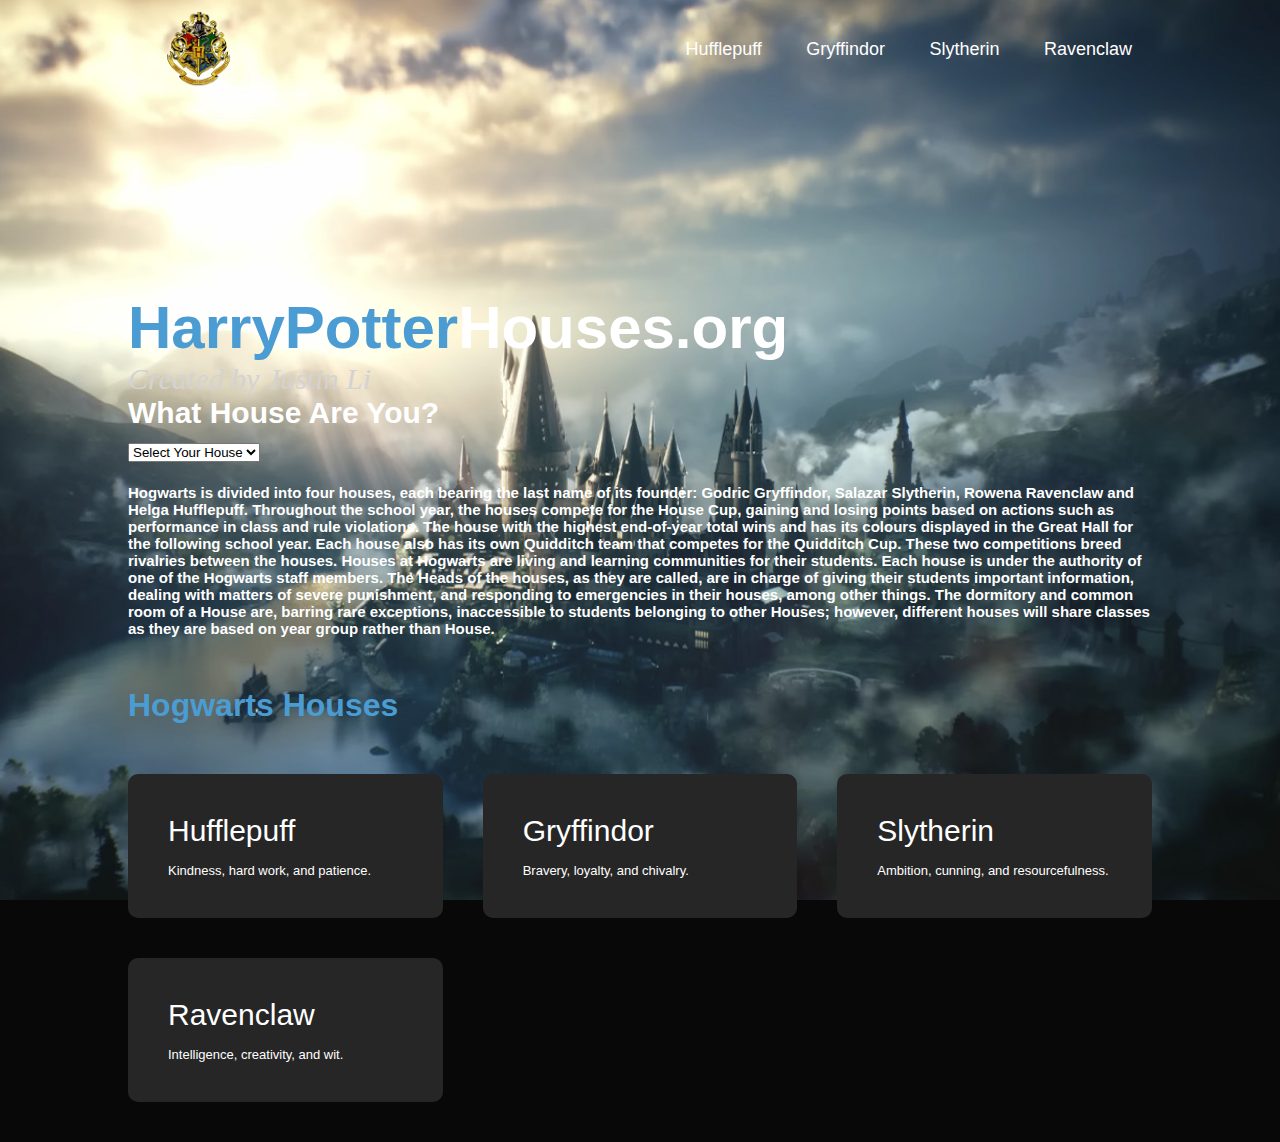
<file: index.html>
<!DOCTYPE html>
<html lang ="en">
<head>
    <title> Harry Potter Houses </title>
    <link rel="stylesheet" href="style.css">
</head>
<body> 
    <div id ="header">
        <div class="container">
            <nav>
                <img src="images/logo.png" class="logo">
                <ul id="sidemenu">
                    <li><a href="hufflepuff.html">Hufflepuff</a></li>
                    <li><a href="gryffindor.html">Gryffindor</a></li>
                    <li><a href="slytherin.html">Slytherin</a></li>
                    <li><a href="ravenclaw.html">Ravenclaw</a></li>
                </ul>
            </nav>
            <div class = "header-text">
                    <h1><span>HarryPotter</span>Houses.org</h1>
                    <p> Created by Justin Li </p>
                    <h4> What House Are You? </h4>
                    <form>
                        <select>
                            <option disabled selected>Select Your House</option>
                            <option>Hufflepuff</option>
                            <option>Gryffindor</option>
                            <option>Slytherin</option>
                            <option>Ravenclaw</option>
                        </select>
                    </form>
                    <h5> Hogwarts is divided into four houses, each bearing the last name of its founder: Godric Gryffindor, Salazar Slytherin, Rowena Ravenclaw and Helga Hufflepuff. Throughout the school year, the houses compete for the House Cup, gaining and losing points based on actions such as performance in class and rule violations. The house with the highest end-of-year total wins and has its colours displayed in the Great Hall for the following school year. Each house also has its own Quidditch team that competes for the Quidditch Cup. These two competitions breed rivalries between the houses. Houses at Hogwarts are living and learning communities for their students. Each house is under the authority of one of the Hogwarts staff members. The Heads of the houses, as they are called, are in charge of giving their students important information, dealing with matters of severe punishment, and responding to emergencies in their houses, among other things. The dormitory and common room of a House are, barring rare exceptions, inaccessible to students belonging to other Houses; however, different houses will share classes as they are based on year group rather than House.</h5>
            </div>
        </div>
        <div id="titles">
            <div class="container">
                <h1 class="subtitle"><span>Hogwarts Houses</span></h1>
                <div class="titles-list">
                    <div>
                        <h2>Hufflepuff</h2>
                        <p> Kindness, hard work, and patience. </p>
                    </div>
                    <div>
                        <h2>Gryffindor</h2>
                        <p> Bravery, loyalty, and chivalry. </p>
                    </div>
                    <div>
                        <h2>Slytherin</h2>
                        <p> Ambition, cunning, and resourcefulness. </p>
                    </div>
                    <div>
                        <h2>Ravenclaw</h2>
                        <p> Intelligence, creativity, and wit. </p>
                    </div>
                </div>
            </div>
        </div>
</body>
</html>
</file>
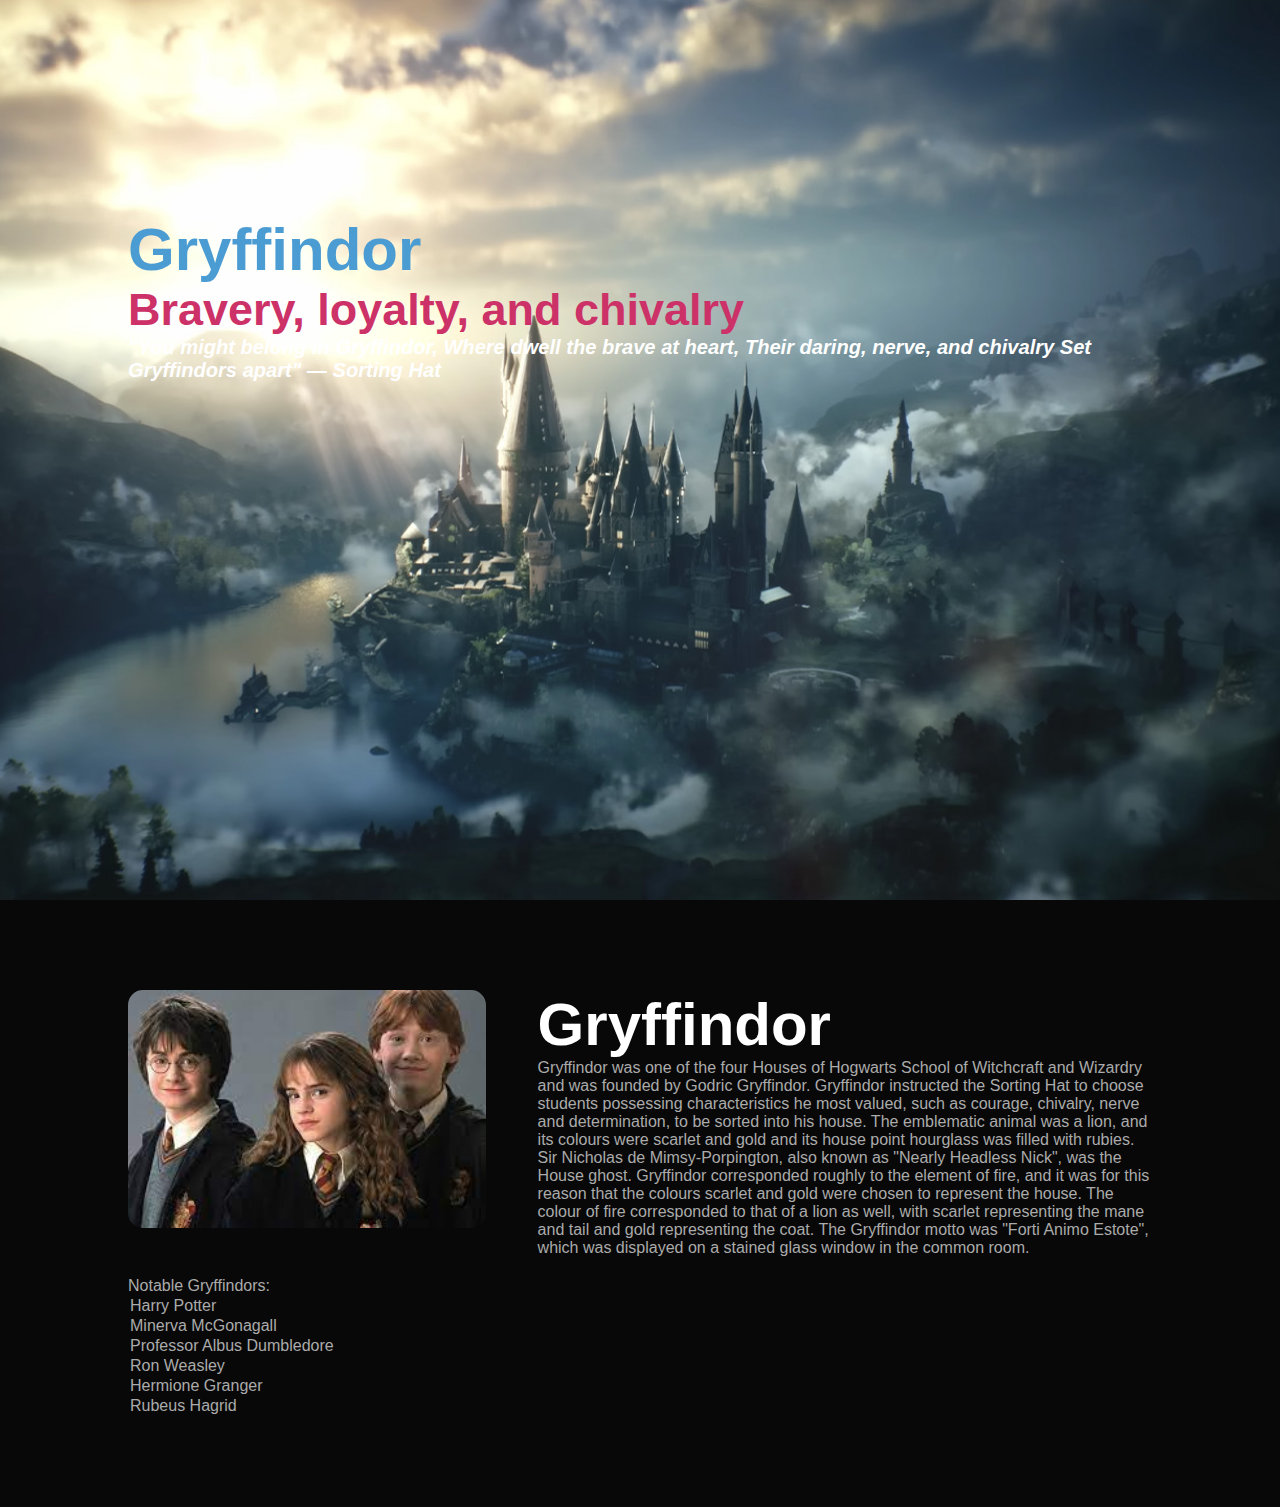
<file: gryffindor.html>
<!DOCTYPE html>
<html lang ="en">
<head>
    <title> Gryffindor </title>
    <link rel="stylesheet" href="style.css">
</head>
<body> 
    <div id ="header">
        <div class="container">
            <div class = "header-text">
                <h1><span>Gryffindor</span></h1>
                <h2> <span>Bravery, loyalty, and chivalry</span></h2>
                <h6>"You might belong in Gryffindor,
                    Where dwell the brave at heart,
                    Their daring, nerve, and chivalry
                    Set Gryffindors apart"
                    — Sorting Hat</h6>
            </div>
        </div>
    </div>
    <div id="about">
        <div class="container">
            <div class="row">
                <div class="about-col-1">
                    <img src="images/gryffindor.png">
                </div>
                <div class="about-col-2">
                    <h1 class="desc">Gryffindor</h1>
                    <p> Gryffindor was one of the four Houses of Hogwarts School of Witchcraft and Wizardry and was founded by Godric Gryffindor. Gryffindor instructed the Sorting Hat to choose students possessing characteristics he most valued, such as courage, chivalry, nerve and determination, to be sorted into his house.

                        The emblematic animal was a lion, and its colours were scarlet and gold and its house point hourglass was filled with rubies. Sir Nicholas de Mimsy-Porpington, also known as "Nearly Headless Nick", was the House ghost.
                        
                        Gryffindor corresponded roughly to the element of fire, and it was for this reason that the colours scarlet and gold were chosen to represent the house. The colour of fire corresponded to that of a lion as well, with scarlet representing the mane and tail and gold representing the coat.
                        
                        The Gryffindor motto was "Forti Animo Estote", which was displayed on a stained glass window in the common room.</p>
                </div>
            </div>
        </div>
        <div class="container">
            <div class="row">
                <div class="about-col-2">
                    <table>
                        <thead> Notable Gryffindors: </thead>
                        <tbody>
                            <tr> 
                                <td> Harry Potter </td>
                            </tr>
                            <tr> 
                                <td> Minerva McGonagall</td>
                            </tr>
                            <tr> 
                                <td> Professor Albus Dumbledore </td>
                            </tr>
                            <tr> 
                                <td> Ron Weasley </td>
                            </tr>
                            <tr> 
                                <td> Hermione Granger </td>
                            </tr>
                            <tr> 
                                <td> Rubeus Hagrid </td>
                            </tr>
                        </tbody>
                    </table>
                </div>
            </div>
        </div>
    </div>
</body>
</html>
</file>
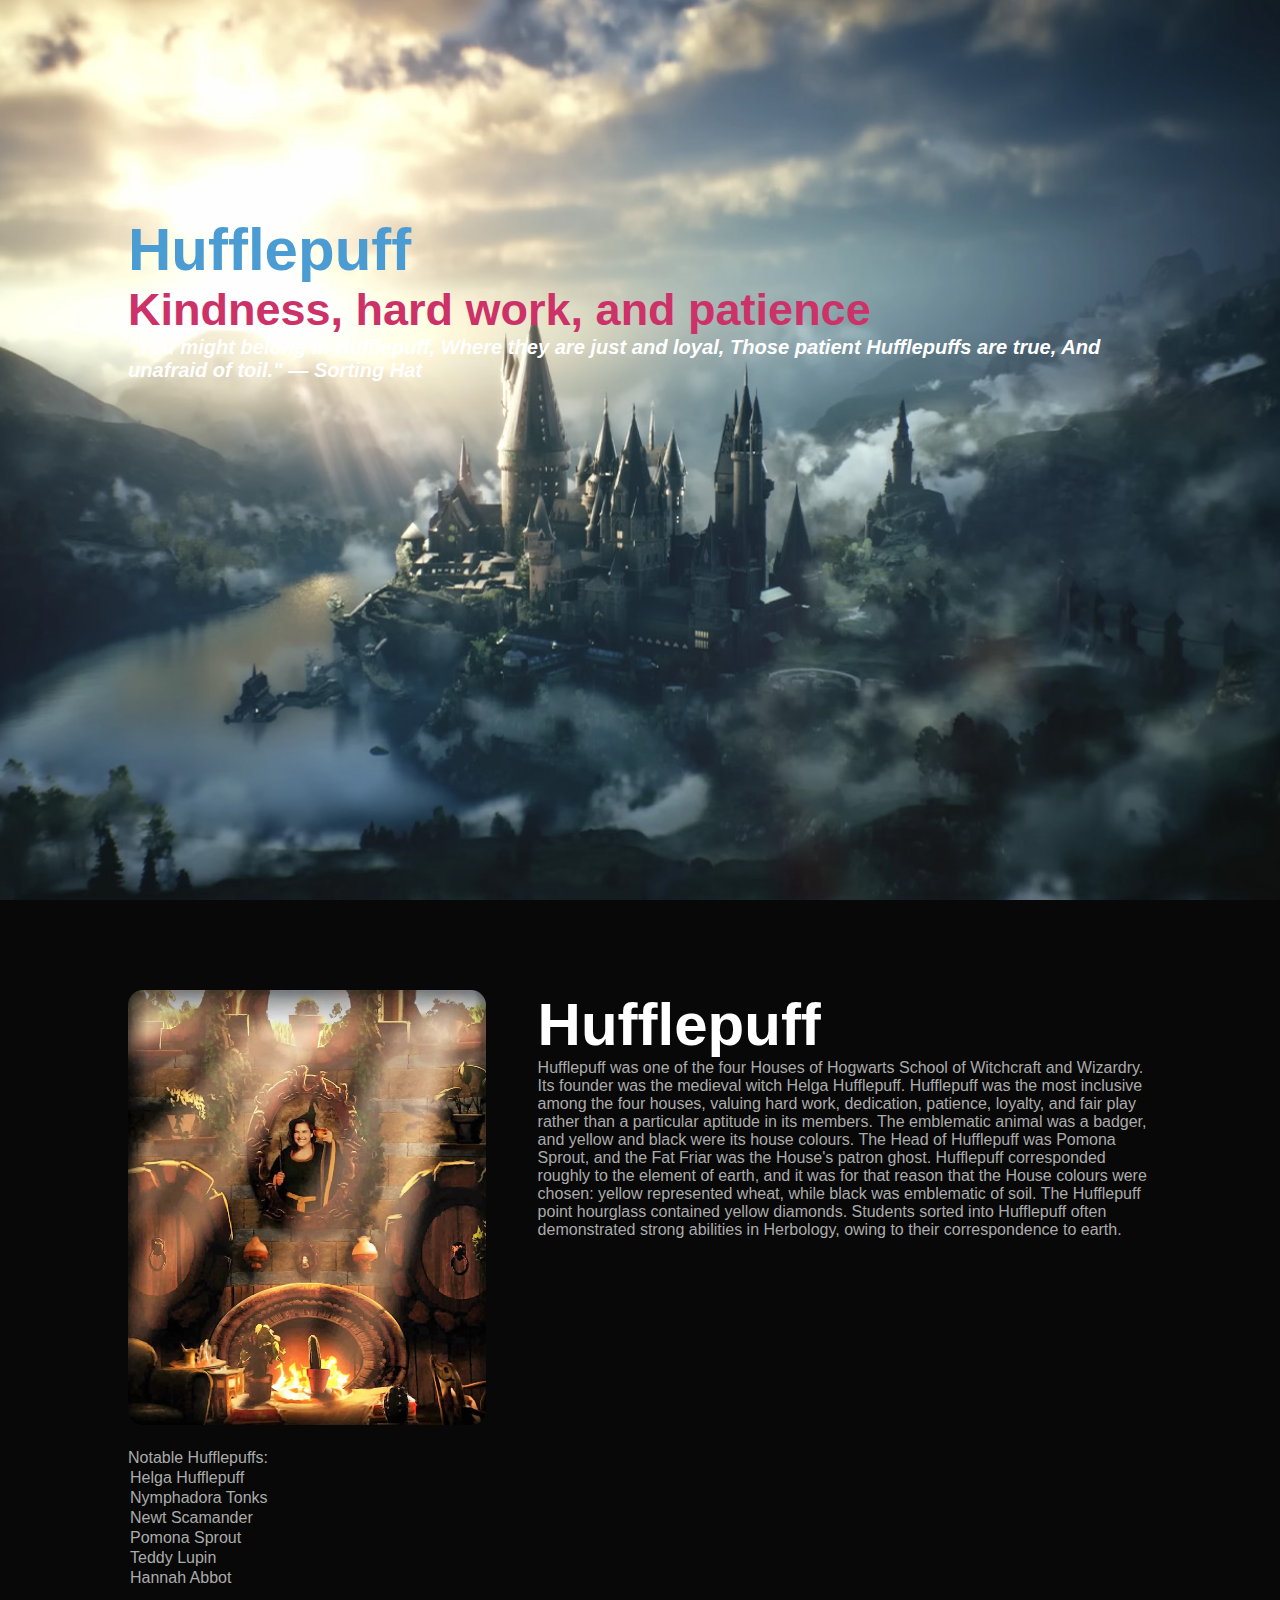
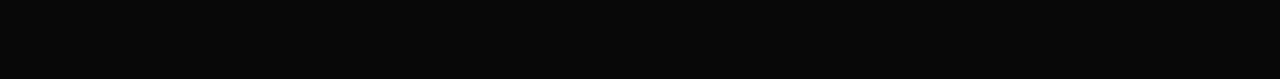
<file: hufflepuff.html>
<!DOCTYPE html>
<html lang ="en">
<head>
    <title> Hufflepuff </title>
    <link rel="stylesheet" href="style.css">
</head>
<body> 
    <div id ="header">
        <div class="container">
            <div class = "header-text">
                <h1><span>Hufflepuff</span></h1>
                <h2> <span>Kindness, hard work, and patience</span></h2>
                <h6>"You might belong in Hufflepuff,
                    Where they are just and loyal,
                    Those patient Hufflepuffs are true,
                    And unafraid of toil."
                    — Sorting Hat</h6>
            </div>
        </div>
    </div>
    <div id="about">
        <div class="container">
            <div class="row">
                <div class="about-col-1">
                    <img src="images/hufflepuff.png">
                </div>
                <div class="about-col-2">
                    <h1 class="desc">Hufflepuff</h1>
                    <p> Hufflepuff was one of the four Houses of Hogwarts School of Witchcraft and Wizardry. Its founder was the medieval witch Helga Hufflepuff. Hufflepuff was the most inclusive among the four houses, valuing hard work, dedication, patience, loyalty, and fair play rather than a particular aptitude in its members.

                        The emblematic animal was a badger, and yellow and black were its house colours. The Head of Hufflepuff was Pomona Sprout, and the Fat Friar was the House's patron ghost.
                        
                        Hufflepuff corresponded roughly to the element of earth, and it was for that reason that the House colours were chosen: yellow represented wheat, while black was emblematic of soil. The Hufflepuff point hourglass contained yellow diamonds. Students sorted into Hufflepuff often demonstrated strong abilities in Herbology, owing to their correspondence to earth.</p>
                </div>
            </div>
        </div>
        <div class="container">
            <div class="row">
                <div class="about-col-2">
                    <table>
                        <thead> Notable Hufflepuffs: </thead>
                        <tbody>
                            <tr> 
                                <td> Helga Hufflepuff </td>
                            </tr>
                            <tr> 
                                <td> Nymphadora Tonks </td>
                            </tr>
                            <tr> 
                                <td> Newt Scamander </td>
                            </tr>
                            <tr> 
                                <td> Pomona Sprout </td>
                            </tr>
                            <tr> 
                                <td> Teddy Lupin </td>
                            </tr>
                            <tr> 
                                <td> Hannah Abbot </td>
                            </tr>
                        </tbody>
                    </table>
                </div>
            </div>
        </div>
    </div>
</body>
</html>
</file>
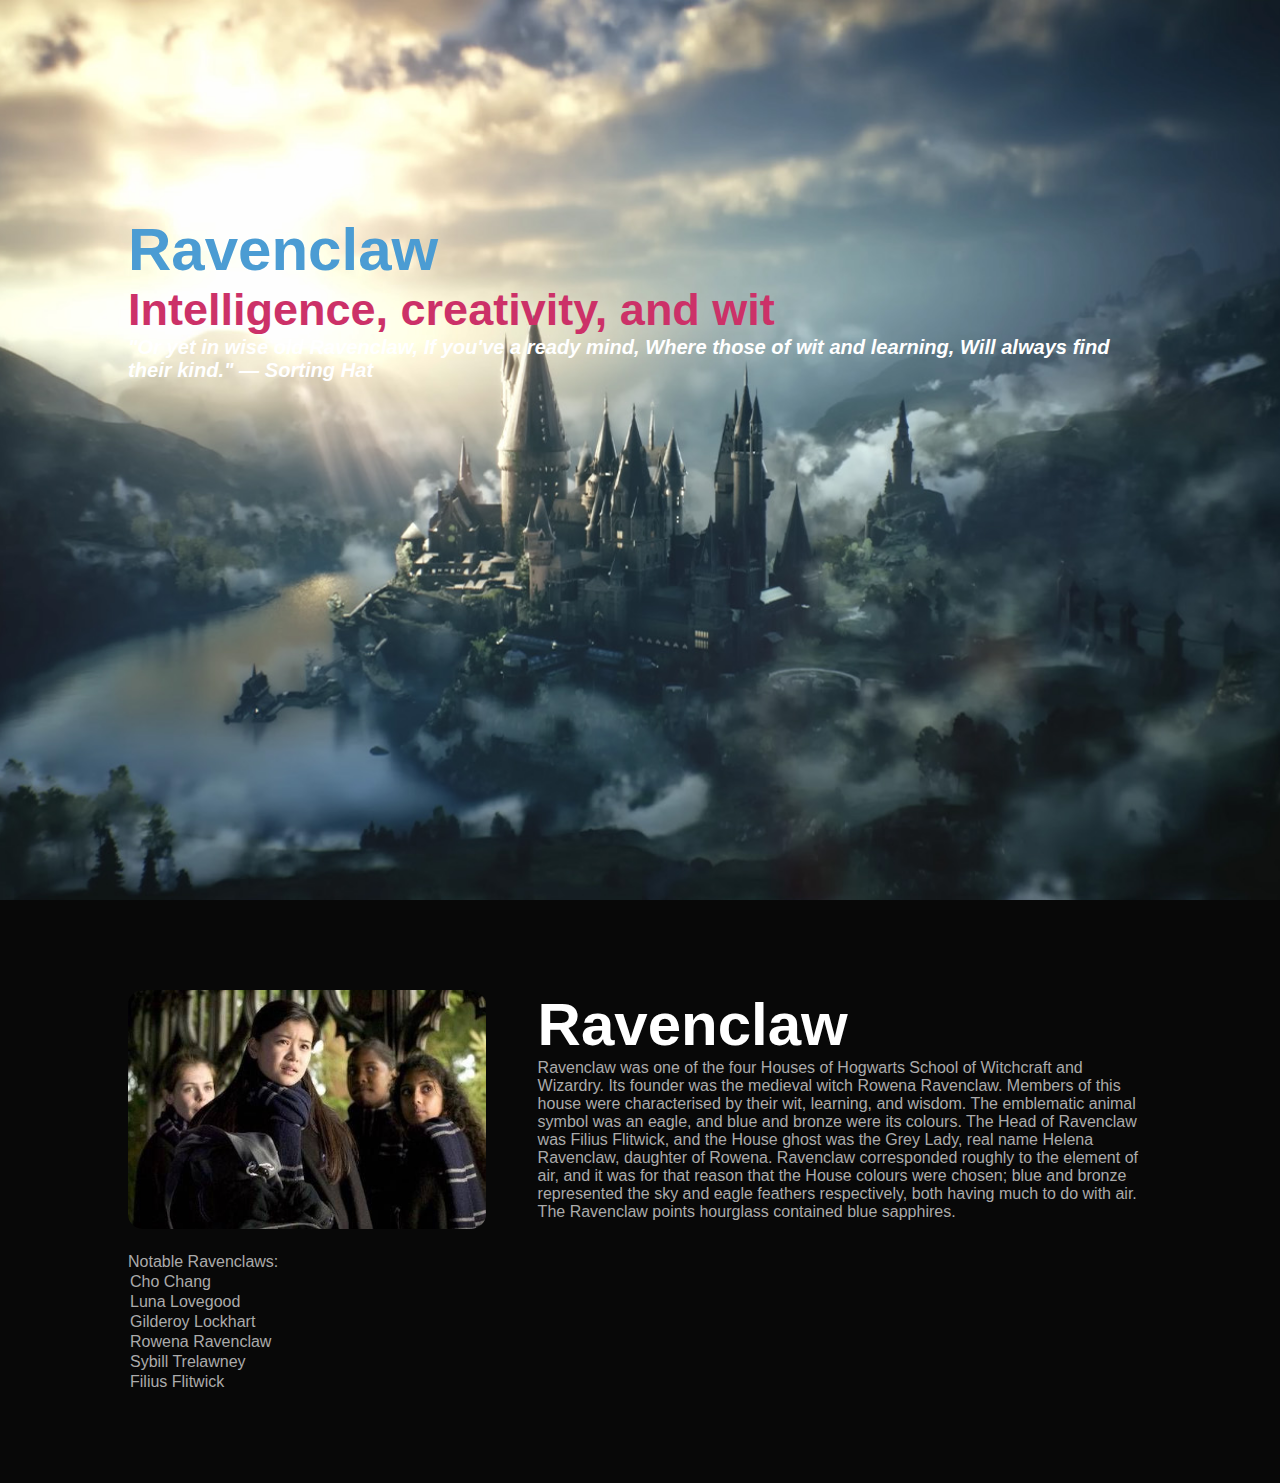
<file: ravenclaw.html>
<!DOCTYPE html>
<html lang ="en">
<head>
    <title> Ravenclaw </title>
    <link rel="stylesheet" href="style.css">
</head>
<body> 
    <div id ="header">
        <div class="container">
            <div class = "header-text">
                <h1><span>Ravenclaw</span></h1>
                <h2> <span>Intelligence, creativity, and wit</span></h2>
                <h6>"Or yet in wise old Ravenclaw,
                    If you've a ready mind,
                    Where those of wit and learning,
                    Will always find their kind."
                    — Sorting Hat</h6>
            </div>
        </div>
    </div>
    <div id="about">
        <div class="container">
            <div class="row">
                <div class="about-col-1">
                    <img src="images/ravenclaw.png">
                </div>
                <div class="about-col-2">
                    <h1 class="desc">Ravenclaw</h1>
                    <p> Ravenclaw was one of the four Houses of Hogwarts School of Witchcraft and Wizardry. Its founder was the medieval witch Rowena Ravenclaw. Members of this house were characterised by their wit, learning, and wisdom. The emblematic animal symbol was an eagle, and blue and bronze were its colours. The Head of Ravenclaw was Filius Flitwick, and the House ghost was the Grey Lady, real name Helena Ravenclaw, daughter of Rowena.

                        Ravenclaw corresponded roughly to the element of air, and it was for that reason that the House colours were chosen; blue and bronze represented the sky and eagle feathers respectively, both having much to do with air. The Ravenclaw points hourglass contained blue sapphires.</p>
                </div>
            </div>
        </div>
        <div class="container">
            <div class="row">
                <div class="about-col-2">
                    <table>
                        <thead> Notable Ravenclaws: </thead>
                        <tbody>
                            <tr> 
                                <td> Cho Chang </td>
                            </tr>
                            <tr> 
                                <td> Luna Lovegood</td>
                            </tr>
                            <tr> 
                                <td> Gilderoy Lockhart </td>
                            </tr>
                            <tr> 
                                <td> Rowena Ravenclaw </td>
                            </tr>
                            <tr> 
                                <td> Sybill Trelawney </td>
                            </tr>
                            <tr> 
                                <td> Filius Flitwick </td>
                            </tr>
                        </tbody>
                    </table>
                </div>
            </div>
        </div>
    </div>
</body>
</html>
</file>
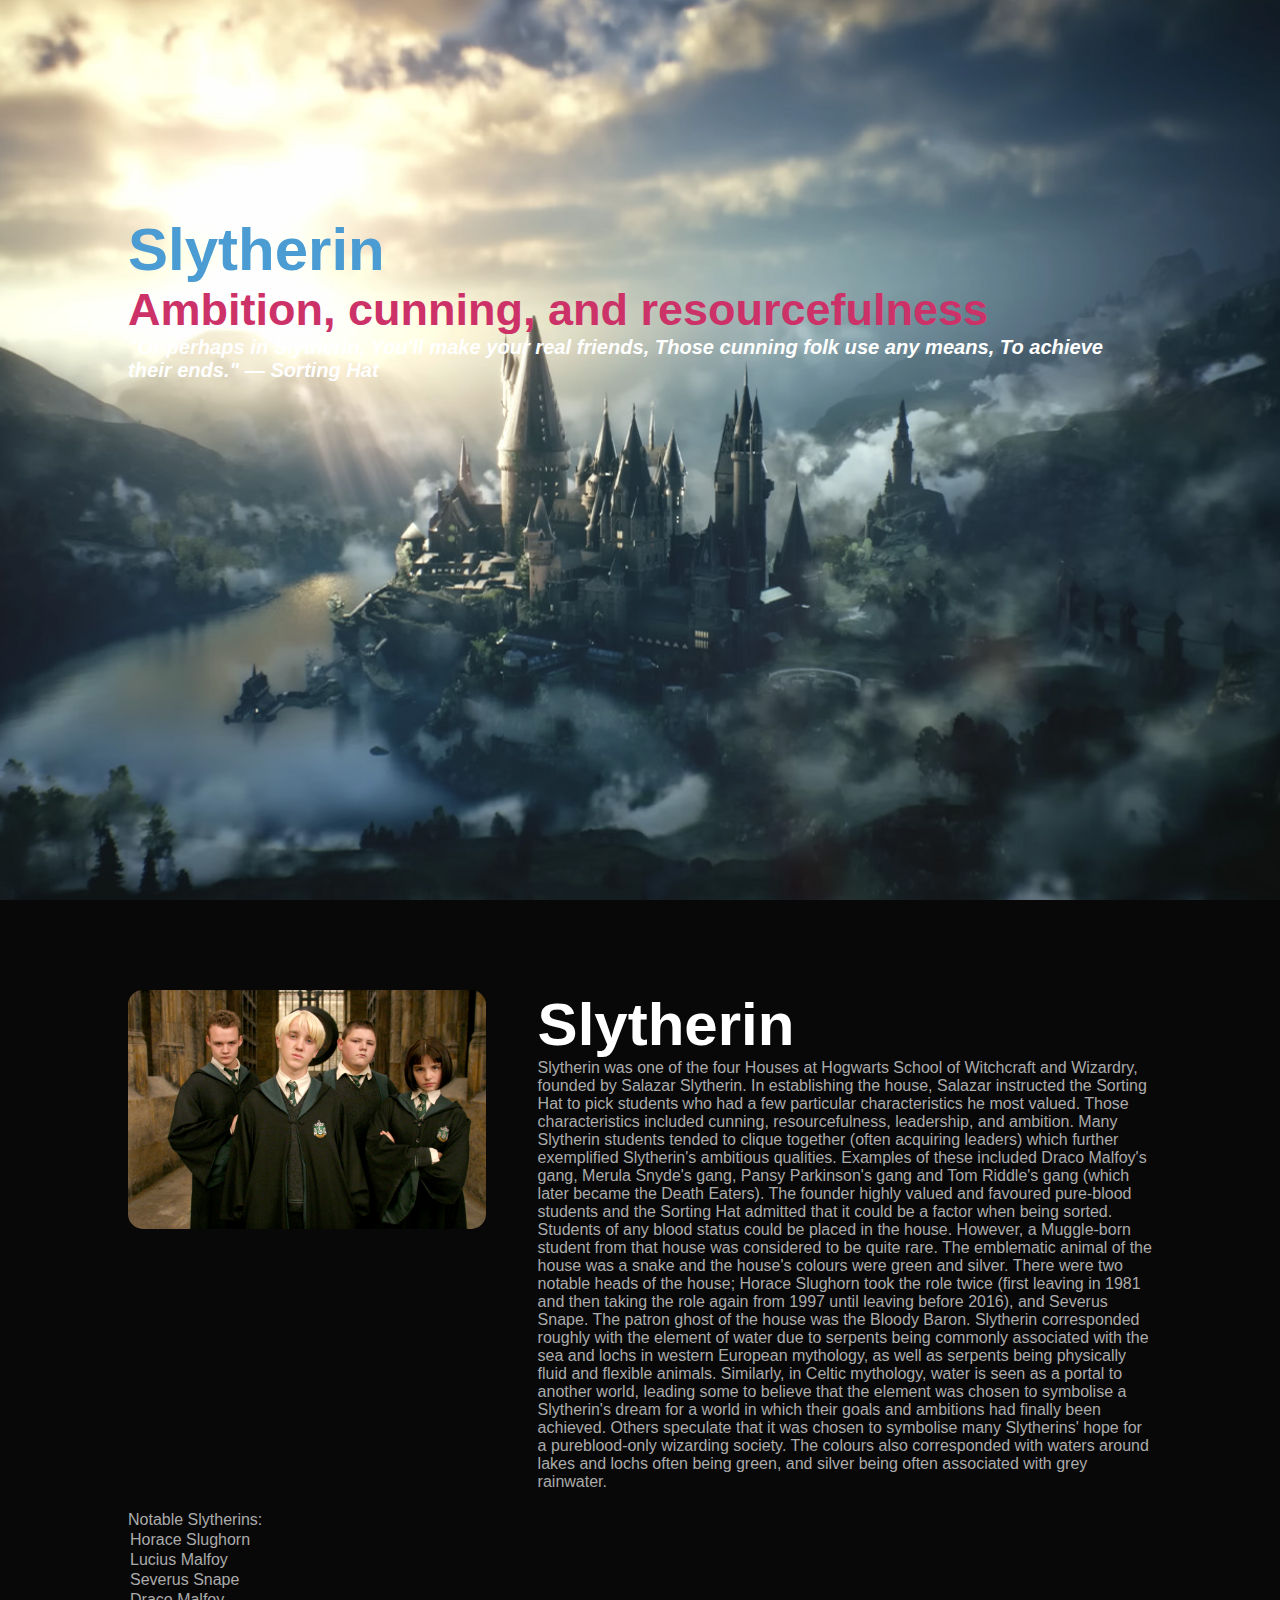
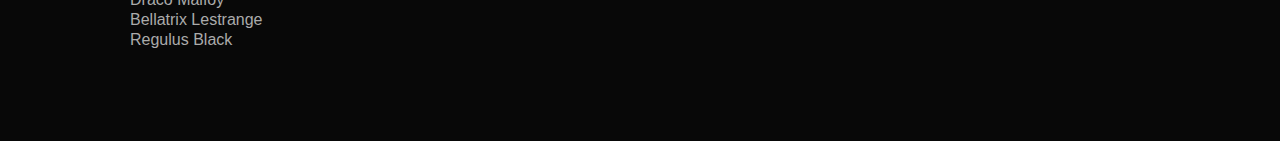
<file: slytherin.html>
<!DOCTYPE html>
<html lang ="en">
<head>
    <title> Slytherin </title>
    <link rel="stylesheet" href="style.css">
</head>
<body> 
    <div id ="header">
        <div class="container">
            <div class = "header-text">
                <h1><span>Slytherin</span></h1>
                <h2> <span>Ambition, cunning, and resourcefulness</span></h2>
                <h6>"Or perhaps in Slytherin,
                    You'll make your real friends,
                    Those cunning folk use any means,
                    To achieve their ends."
                    — Sorting Hat</h6>
            </div>
        </div>
    </div>
    <div id="about">
        <div class="container">
            <div class="row">
                <div class="about-col-1">
                    <img src="images/slytherin.png">
                </div>
                <div class="about-col-2">
                    <h1 class="desc">Slytherin</h1>
                    <p> Slytherin was one of the four Houses at Hogwarts School of Witchcraft and Wizardry, founded by Salazar Slytherin. In establishing the house, Salazar instructed the Sorting Hat to pick students who had a few particular characteristics he most valued. Those characteristics included cunning, resourcefulness, leadership, and ambition.

                        Many Slytherin students tended to clique together (often acquiring leaders) which further exemplified Slytherin's ambitious qualities. Examples of these included Draco Malfoy's gang, Merula Snyde's gang, Pansy Parkinson's gang and Tom Riddle's gang (which later became the Death Eaters).
                        
                        The founder highly valued and favoured pure-blood students and the Sorting Hat admitted that it could be a factor when being sorted. Students of any blood status could be placed in the house. However, a Muggle-born student from that house was considered to be quite rare.
                        
                        The emblematic animal of the house was a snake and the house's colours were green and silver. There were two notable heads of the house; Horace Slughorn took the role twice (first leaving in 1981 and then taking the role again from 1997 until leaving before 2016), and Severus Snape. The patron ghost of the house was the Bloody Baron.
                        
                        Slytherin corresponded roughly with the element of water due to serpents being commonly associated with the sea and lochs in western European mythology, as well as serpents being physically fluid and flexible animals. Similarly, in Celtic mythology, water is seen as a portal to another world, leading some to believe that the element was chosen to symbolise a Slytherin's dream for a world in which their goals and ambitions had finally been achieved. Others speculate that it was chosen to symbolise many Slytherins' hope for a pureblood-only wizarding society.
                        
                        The colours also corresponded with waters around lakes and lochs often being green, and silver being often associated with grey rainwater.</p>
                </div>
            </div>
        </div>
        <div class="container">
            <div class="row">
                <div class="about-col-2">
                    <table>
                        <thead> Notable Slytherins: </thead>
                        <tbody>
                            <tr> 
                                <td> Horace Slughorn </td>
                            </tr>
                            <tr> 
                                <td> Lucius Malfoy </td>
                            </tr>
                            <tr> 
                                <td> Severus Snape </td>
                            </tr>
                            <tr> 
                                <td> Draco Malfoy </td>
                            </tr>
                            <tr> 
                                <td> Bellatrix Lestrange </td>
                            </tr>
                            <tr> 
                                <td> Regulus Black </td>
                            </tr>
                        </tbody>
                    </table>
                </div>
            </div>
        </div>
    </div>
</body>
</html>
</file>
<file: style.css>
*{
    margin: 0;
    padding: 0;
    font-family: 'Poppins', sans-serif;
    box-sizing: border-box;
}
html{
    scroll-behavior: smooth;
}
body{
    background: #080808;
    color: #fff;
}
#header{
    width: 100%;
    height: 100vh;
    background-image: url(images/background.png);
    background-size: cover;
    background-position: center;
}
.container{
    padding: 10px 10%;

}
nav{
    display: flex;
    align-items: center;
    justify-content: space-between;
    flex-wrap: wrap;

}
.logo{
    width: 140px;
}
nav ul li{
    display: inline-block;
    list-style: none;
    margin: 10px 20px;
}
nav ul li a{
    color:#fff;
    text-decoration: none;
    font-size: 18px;
    position: relative;
}
nav ul li a::after{
    content:'';
    width: 0%;
    height: 3px;
    background: #4B9CD3;
    position: absolute;
    left: 0;
    bottom: -6px;
    transition: 0.5s;
}
nav ul li a:hover::after{
    width: 100%;
}
.header-text{
    margin-top: 20%;
    font-size: 30px;
}
.header-text h1{
    font-size: 60px;
    margin-top: 20px;
}
.header-text h1 span{
    color: #4B9CD3;
}
.header-text h2 span{
    color: #CC3168;
}
.header-text h5 {
    padding-top: 20px;
    font-size: 15px;
}
.header-text h6{
    font-style: italic
}
.header-text p{
    font-style: oblique;
    font-family: "Times New Roman", sans-serif;
    color: #d3d3d3;
}
.subtitle span {
    color: #4B9CD3;
}

/*----------about---------------*/
#about{
    padding: 80px 0;
    color: #ababab;
}
.row{
    display: flex;
    justify-content: space-between;
    flex-wrap: wrap;
}
.about-col-1{
    flex-basis: 35%;
}
.about-col-1 img{
    width: 100%;
    border-radius: 15px;
}
.about-col-2{
    flex-basis: 60%;
}
.desc{
    font-size: 60px;
    font-weight: 600;
    color: #fff;
}


/*------------------titles-------------------*/

#titles{
    padding: 30px 0;
}
.titles-list{
    display: grid;
    grid-template-columns: repeat(auto-fit, minmax(250px, 1fr));
    grid-gap: 40px;
    margin-top: 50px;
}
.titles-list div{
    background: #262626;
    padding: 40px;
    font-size: 13px;
    font-weight: 300;
    border-radius: 10px;
    transition: background 0.5s, transform 0.5s;
}
.titles-list div h2{
    font-size: 30px;
    font-weight: 500;
    margin-bottom: 15px;
}
.titles-list div:hover{
    background: #4B9CD3;
    transform: translateY(-10px);
}
</file>
